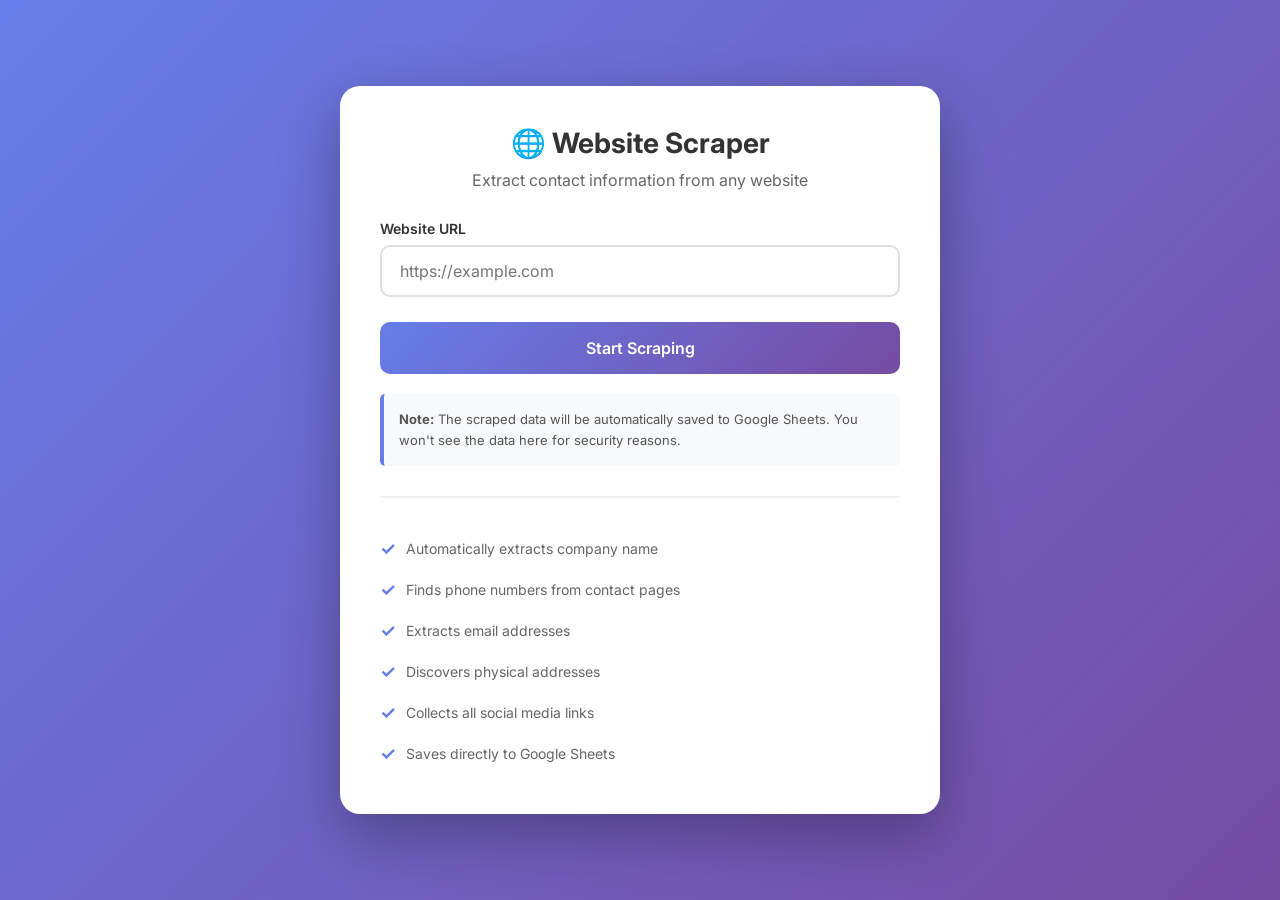
<file: templates/index.html>
<!DOCTYPE html>
<html lang="en">
<head>
    <meta charset="UTF-8">
    <meta name="viewport" content="width=device-width, initial-scale=1.0">
    <title>Website Scraper - Lead Generation Tool</title>
    <link rel="preconnect" href="https://fonts.googleapis.com">
    <link rel="preconnect" href="https://fonts.gstatic.com" crossorigin>
    <link href="https://fonts.googleapis.com/css2?family=Inter:wght@400;500;600;700&display=swap" rel="stylesheet">
    <style>
        * {
            margin: 0;
            padding: 0;
            box-sizing: border-box;
        }

        body {
            font-family: 'Inter', sans-serif;
            background: linear-gradient(135deg, #667eea 0%, #764ba2 100%);
            min-height: 100vh;
            display: flex;
            align-items: center;
            justify-content: center;
            padding: 20px;
        }

        .container {
            background: white;
            border-radius: 20px;
            box-shadow: 0 20px 60px rgba(0, 0, 0, 0.3);
            max-width: 600px;
            width: 100%;
            padding: 40px;
        }

        h1 {
            color: #333;
            font-size: 28px;
            font-weight: 700;
            margin-bottom: 10px;
            text-align: center;
        }

        .subtitle {
            color: #666;
            font-size: 16px;
            text-align: center;
            margin-bottom: 30px;
        }

        .form-group {
            margin-bottom: 25px;
        }

        label {
            display: block;
            color: #333;
            font-weight: 600;
            margin-bottom: 8px;
            font-size: 14px;
        }

        input[type="text"] {
            width: 100%;
            padding: 14px 18px;
            border: 2px solid #e0e0e0;
            border-radius: 10px;
            font-size: 16px;
            transition: all 0.3s ease;
            font-family: 'Inter', sans-serif;
        }

        input[type="text"]:focus {
            outline: none;
            border-color: #667eea;
            box-shadow: 0 0 0 3px rgba(102, 126, 234, 0.1);
        }

        .btn {
            width: 100%;
            padding: 16px;
            background: linear-gradient(135deg, #667eea 0%, #764ba2 100%);
            color: white;
            border: none;
            border-radius: 10px;
            font-size: 16px;
            font-weight: 600;
            cursor: pointer;
            transition: all 0.3s ease;
            font-family: 'Inter', sans-serif;
        }

        .btn:hover {
            transform: translateY(-2px);
            box-shadow: 0 10px 25px rgba(102, 126, 234, 0.4);
        }

        .btn:disabled {
            background: #ccc;
            cursor: not-allowed;
            transform: none;
        }

        .status-container {
            margin-top: 25px;
            padding: 20px;
            border-radius: 10px;
            display: none;
        }

        .status-container.show {
            display: block;
        }

        .status-processing {
            background: #fff3cd;
            border: 2px solid #ffc107;
        }

        .status-success {
            background: #d4edda;
            border: 2px solid #28a745;
        }

        .status-error {
            background: #f8d7da;
            border: 2px solid #dc3545;
        }

        .status-message {
            color: #333;
            font-size: 15px;
            text-align: center;
            margin: 0;
        }

        .loader {
            border: 3px solid #f3f3f3;
            border-top: 3px solid #667eea;
            border-radius: 50%;
            width: 40px;
            height: 40px;
            animation: spin 1s linear infinite;
            margin: 20px auto;
        }

        @keyframes spin {
            0% { transform: rotate(0deg); }
            100% { transform: rotate(360deg); }
        }

        .features {
            margin-top: 30px;
            padding-top: 30px;
            border-top: 2px solid #f0f0f0;
        }

        .feature-list {
            list-style: none;
            padding: 0;
        }

        .feature-list li {
            padding: 10px 0;
            color: #666;
            font-size: 14px;
            display: flex;
            align-items: center;
        }

        .feature-list li:before {
            content: "✓";
            color: #667eea;
            font-weight: bold;
            margin-right: 10px;
            font-size: 18px;
        }

        .info-box {
            background: #f8f9fa;
            border-left: 4px solid #667eea;
            padding: 15px;
            border-radius: 5px;
            margin-top: 20px;
        }

        .info-box p {
            color: #555;
            font-size: 13px;
            margin: 0;
            line-height: 1.6;
        }
    </style>
</head>
<body>
    <div class="container">
        <h1>🌐 Website Scraper</h1>
        <p class="subtitle">Extract contact information from any website</p>

        <form id="scraperForm">
            <div class="form-group">
                <label for="websiteUrl">Website URL</label>
                <input
                    type="text"
                    id="websiteUrl"
                    name="websiteUrl"
                    placeholder="https://example.com"
                    required
                >
            </div>

            <button type="submit" class="btn" id="submitBtn">
                Start Scraping
            </button>
        </form>

        <div id="statusContainer" class="status-container">
            <div id="loader" class="loader" style="display: none;"></div>
            <p id="statusMessage" class="status-message"></p>
        </div>

        <div class="info-box">
            <p><strong>Note:</strong> The scraped data will be automatically saved to Google Sheets. You won't see the data here for security reasons.</p>
        </div>

        <div class="features">
            <ul class="feature-list">
                <li>Automatically extracts company name</li>
                <li>Finds phone numbers from contact pages</li>
                <li>Extracts email addresses</li>
                <li>Discovers physical addresses</li>
                <li>Collects all social media links</li>
                <li>Saves directly to Google Sheets</li>
            </ul>
        </div>
    </div>

    <script>
        const form = document.getElementById('scraperForm');
        const submitBtn = document.getElementById('submitBtn');
        const statusContainer = document.getElementById('statusContainer');
        const statusMessage = document.getElementById('statusMessage');
        const loader = document.getElementById('loader');
        const urlInput = document.getElementById('websiteUrl');

        form.addEventListener('submit', async (e) => {
            e.preventDefault();

            const url = urlInput.value.trim();

            if (!url) {
                showStatus('error', 'Please enter a valid URL');
                return;
            }

            // Disable submit button
            submitBtn.disabled = true;
            submitBtn.textContent = 'Processing...';

            // Show processing status
            showStatus('processing', 'Starting to scrape the website...');
            loader.style.display = 'block';

            try {
                // Start scraping
                const response = await fetch('/api/scrape', {
                    method: 'POST',
                    headers: {
                        'Content-Type': 'application/json',
                    },
                    body: JSON.stringify({ url: url })
                });

                const data = await response.json();

                if (response.ok) {
                    const jobId = data.job_id;
                    checkStatus(jobId);
                } else {
                    showStatus('error', data.error || 'Failed to start scraping');
                    resetForm();
                }

            } catch (error) {
                showStatus('error', 'Network error: ' + error.message);
                resetForm();
            }
        });

        async function checkStatus(jobId) {
            try {
                const response = await fetch(`/api/status/${jobId}`);
                const data = await response.json();

                if (data.status === 'processing') {
                    showStatus('processing', data.message);
                    setTimeout(() => checkStatus(jobId), 2000);
                } else if (data.status === 'completed') {
                    loader.style.display = 'none';
                    showStatus('success', data.message + ' ✓');
                    resetForm();
                    urlInput.value = '';
                } else if (data.status === 'error') {
                    loader.style.display = 'none';
                    showStatus('error', data.message);
                    resetForm();
                }

            } catch (error) {
                loader.style.display = 'none';
                showStatus('error', 'Failed to check status');
                resetForm();
            }
        }

        function showStatus(type, message) {
            statusContainer.className = 'status-container show status-' + type;
            statusMessage.textContent = message;
        }

        function resetForm() {
            submitBtn.disabled = false;
            submitBtn.textContent = 'Start Scraping';
        }
    </script>
</body>
</html>
</file>
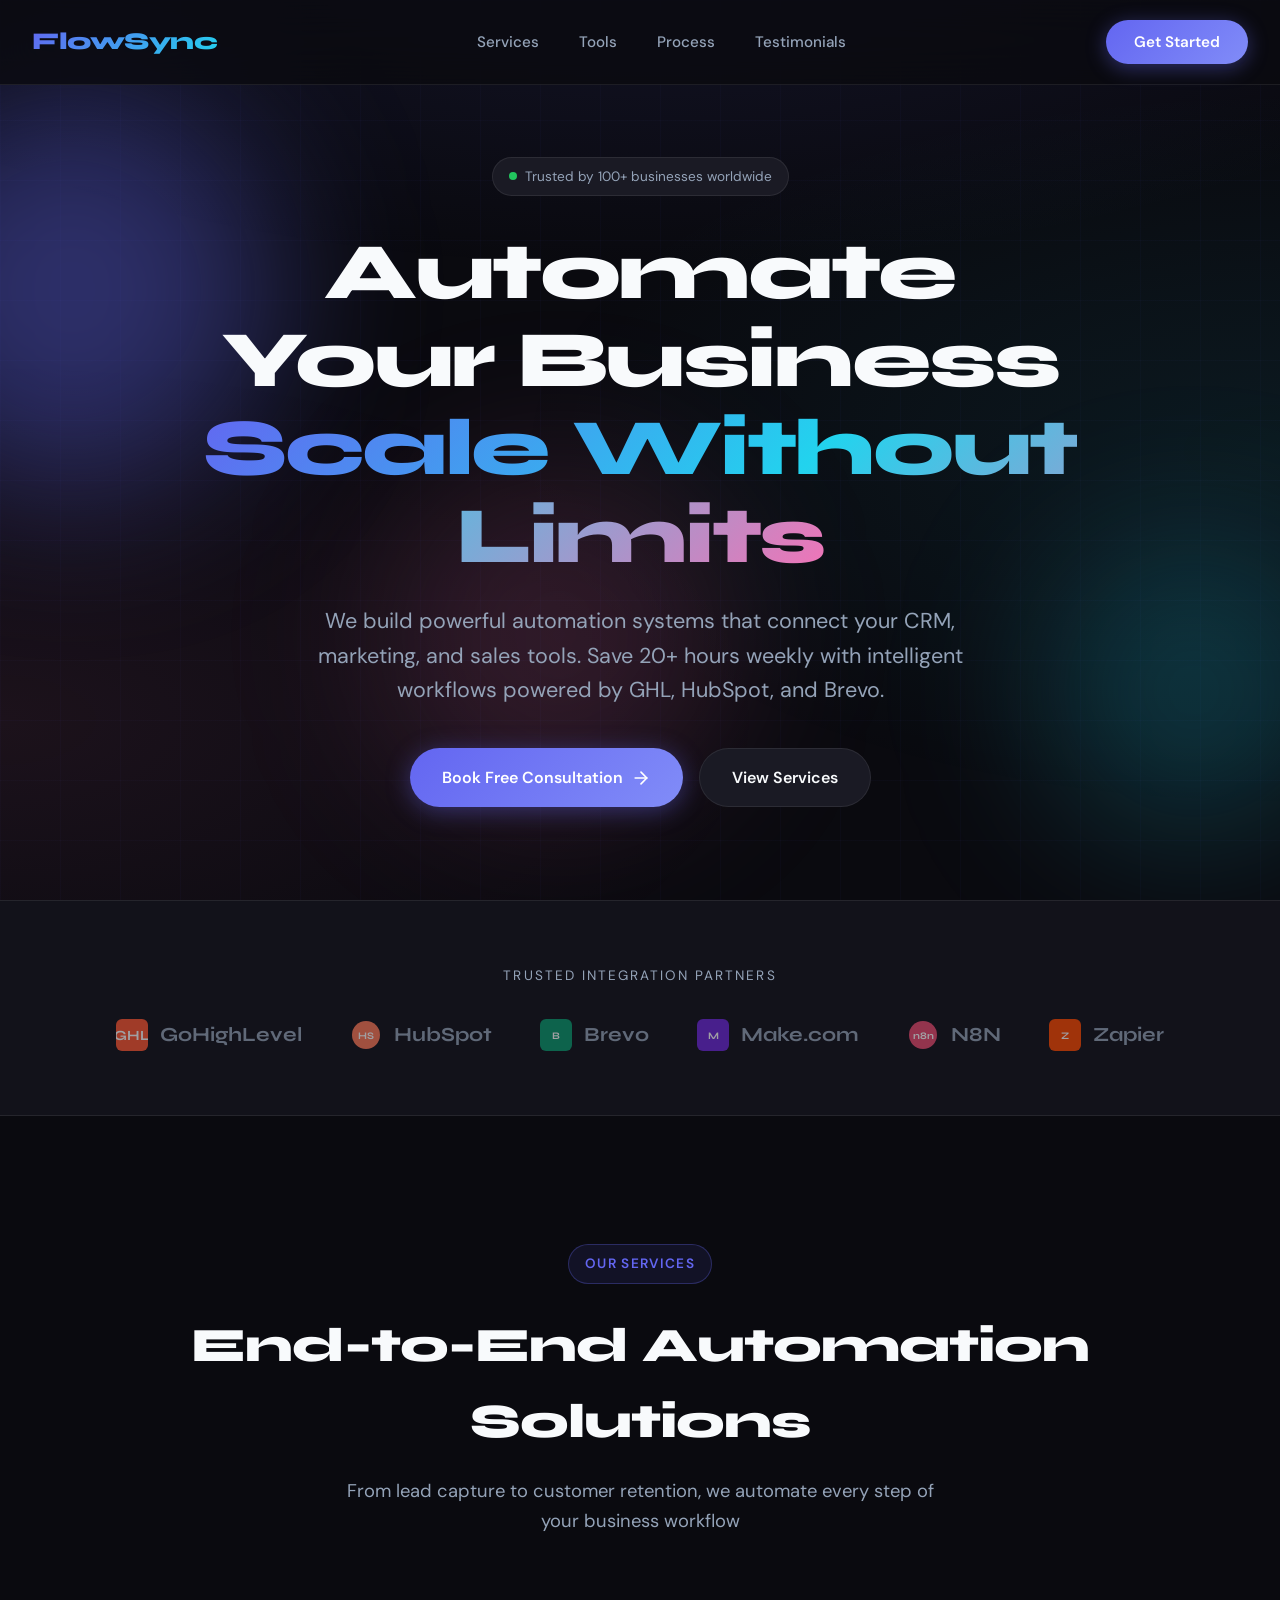
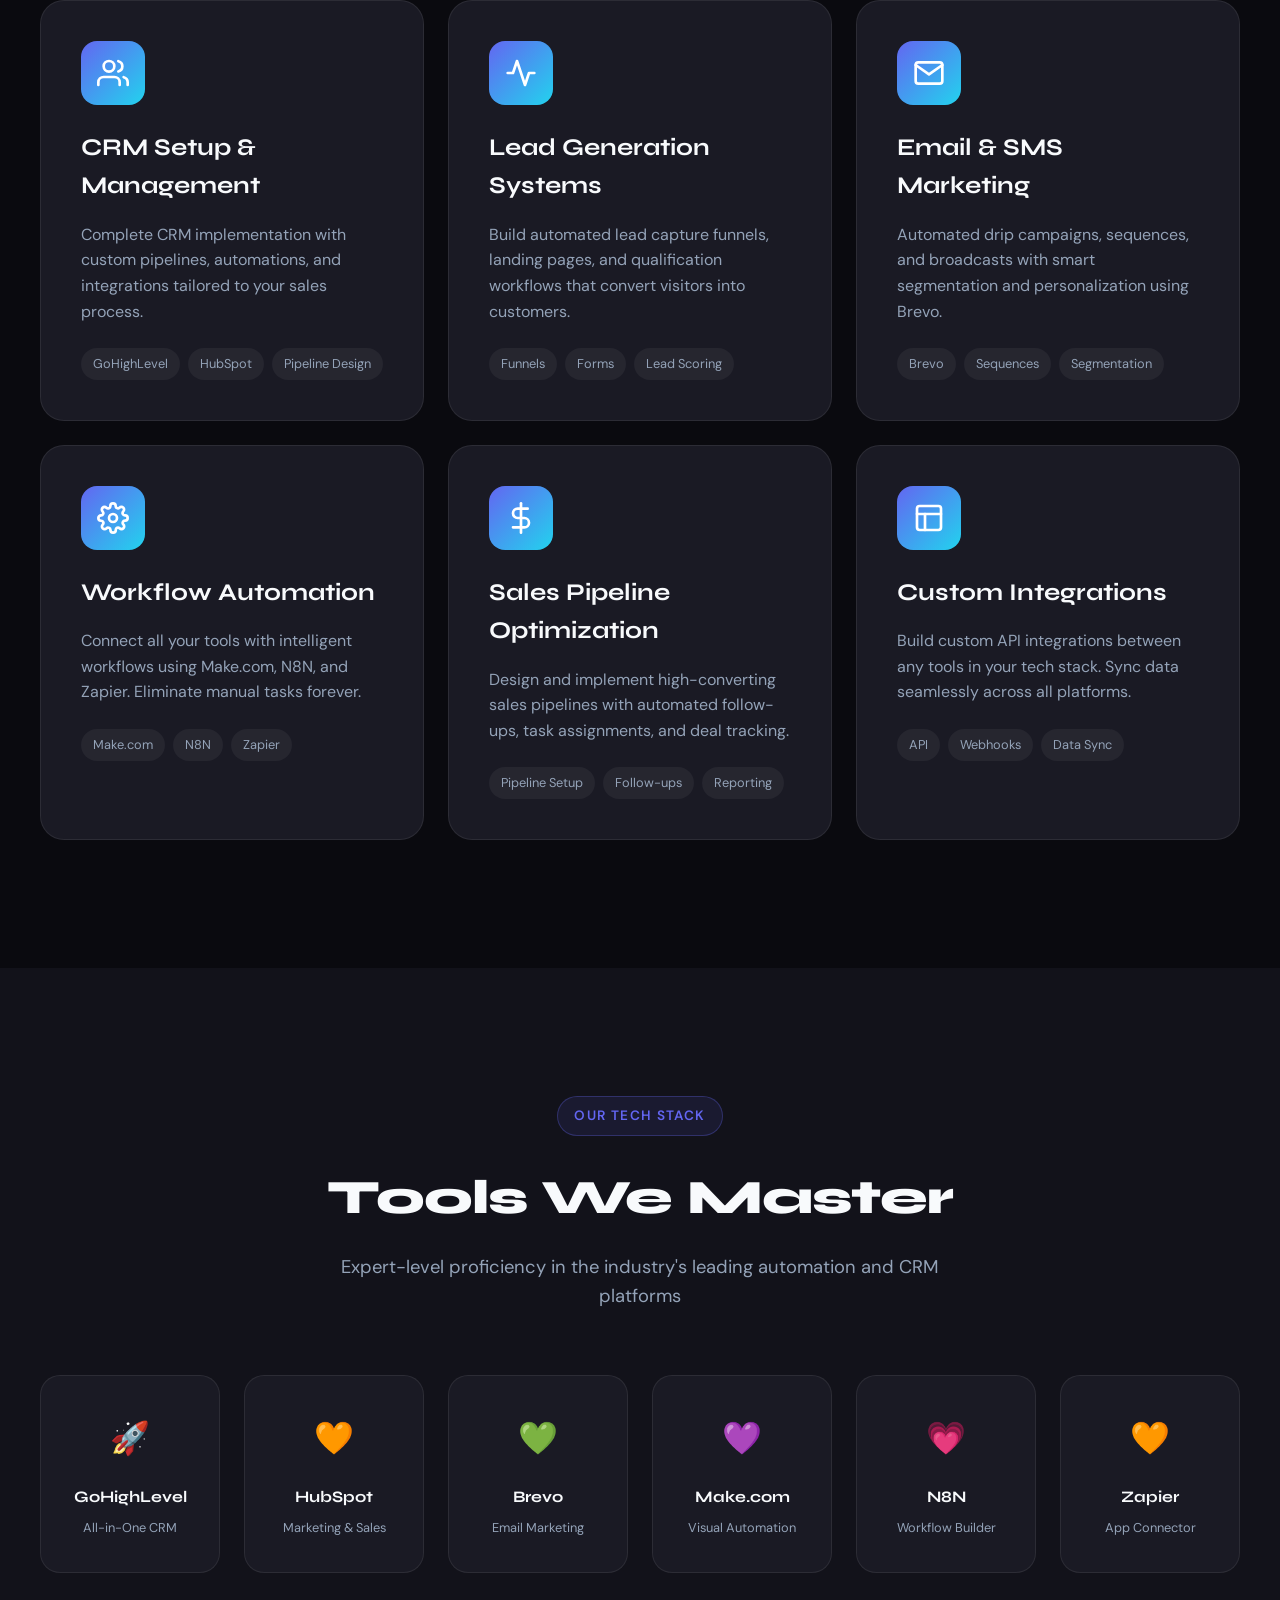
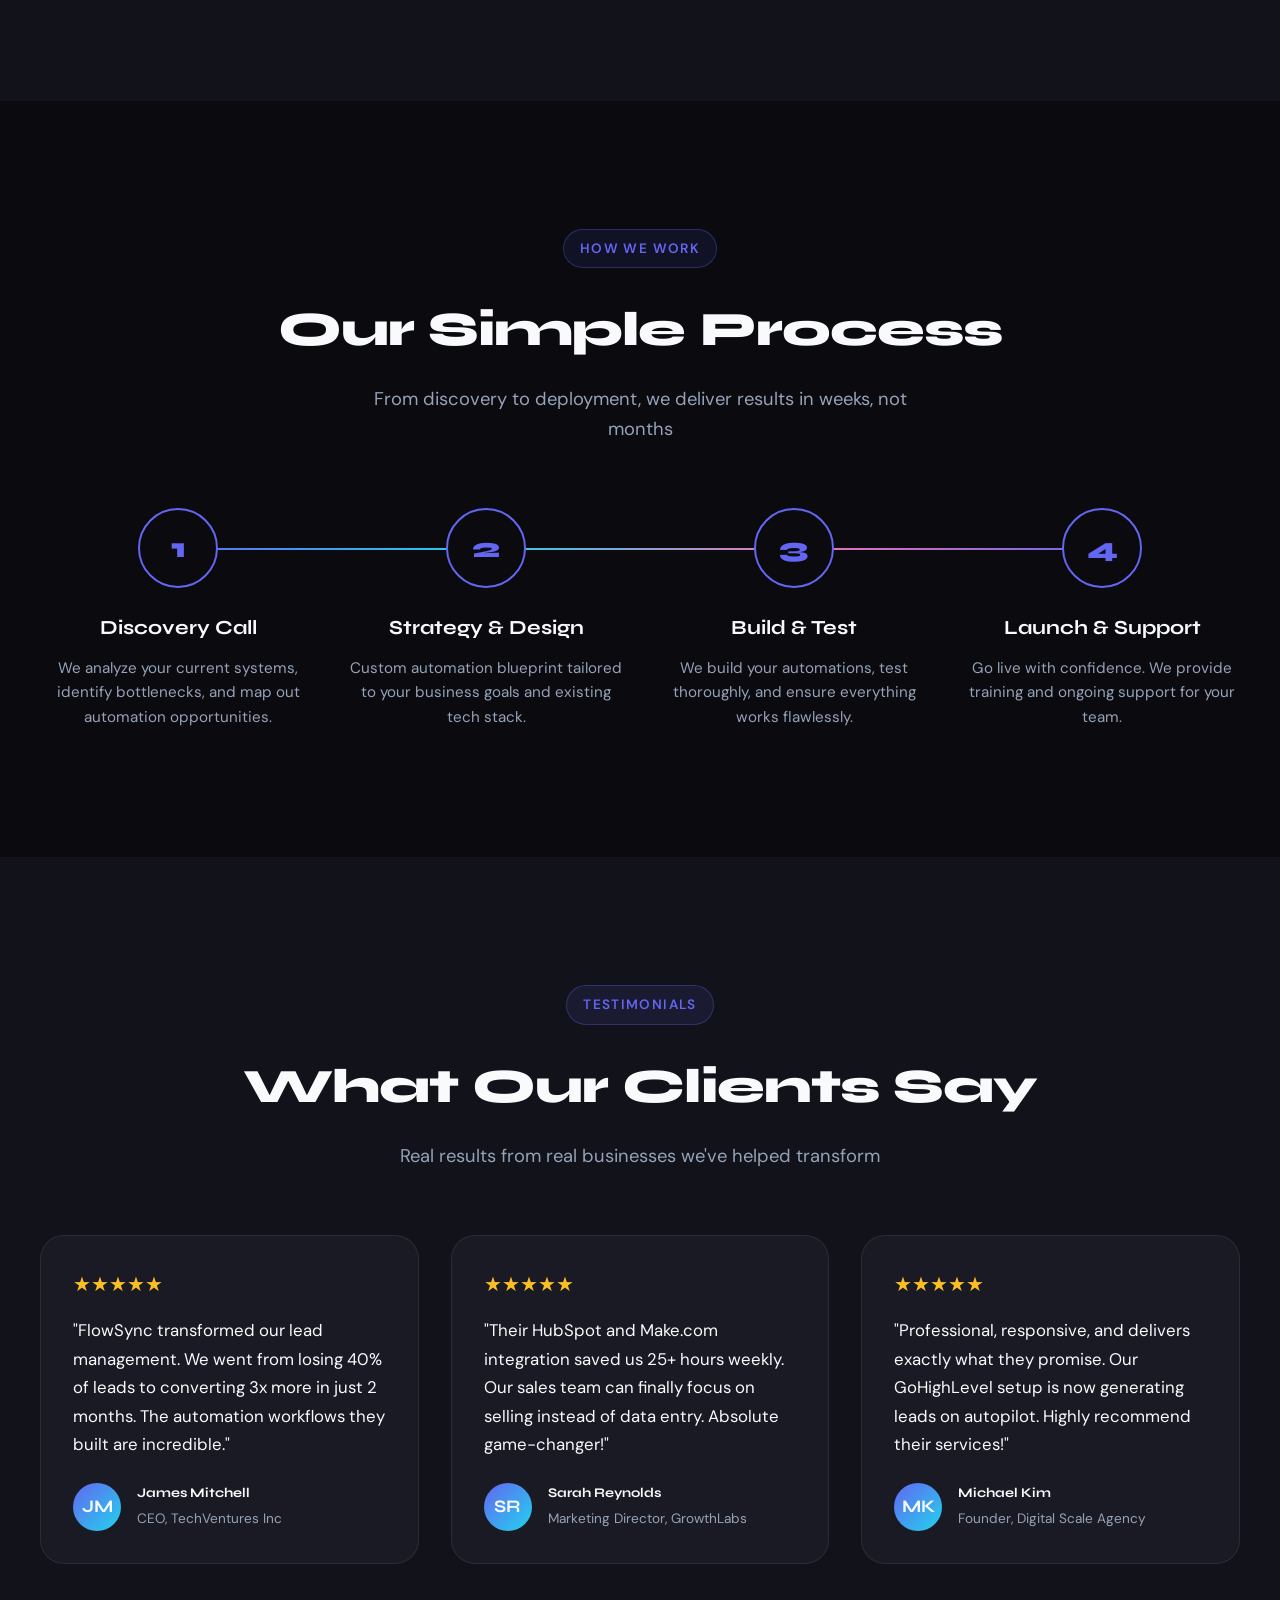
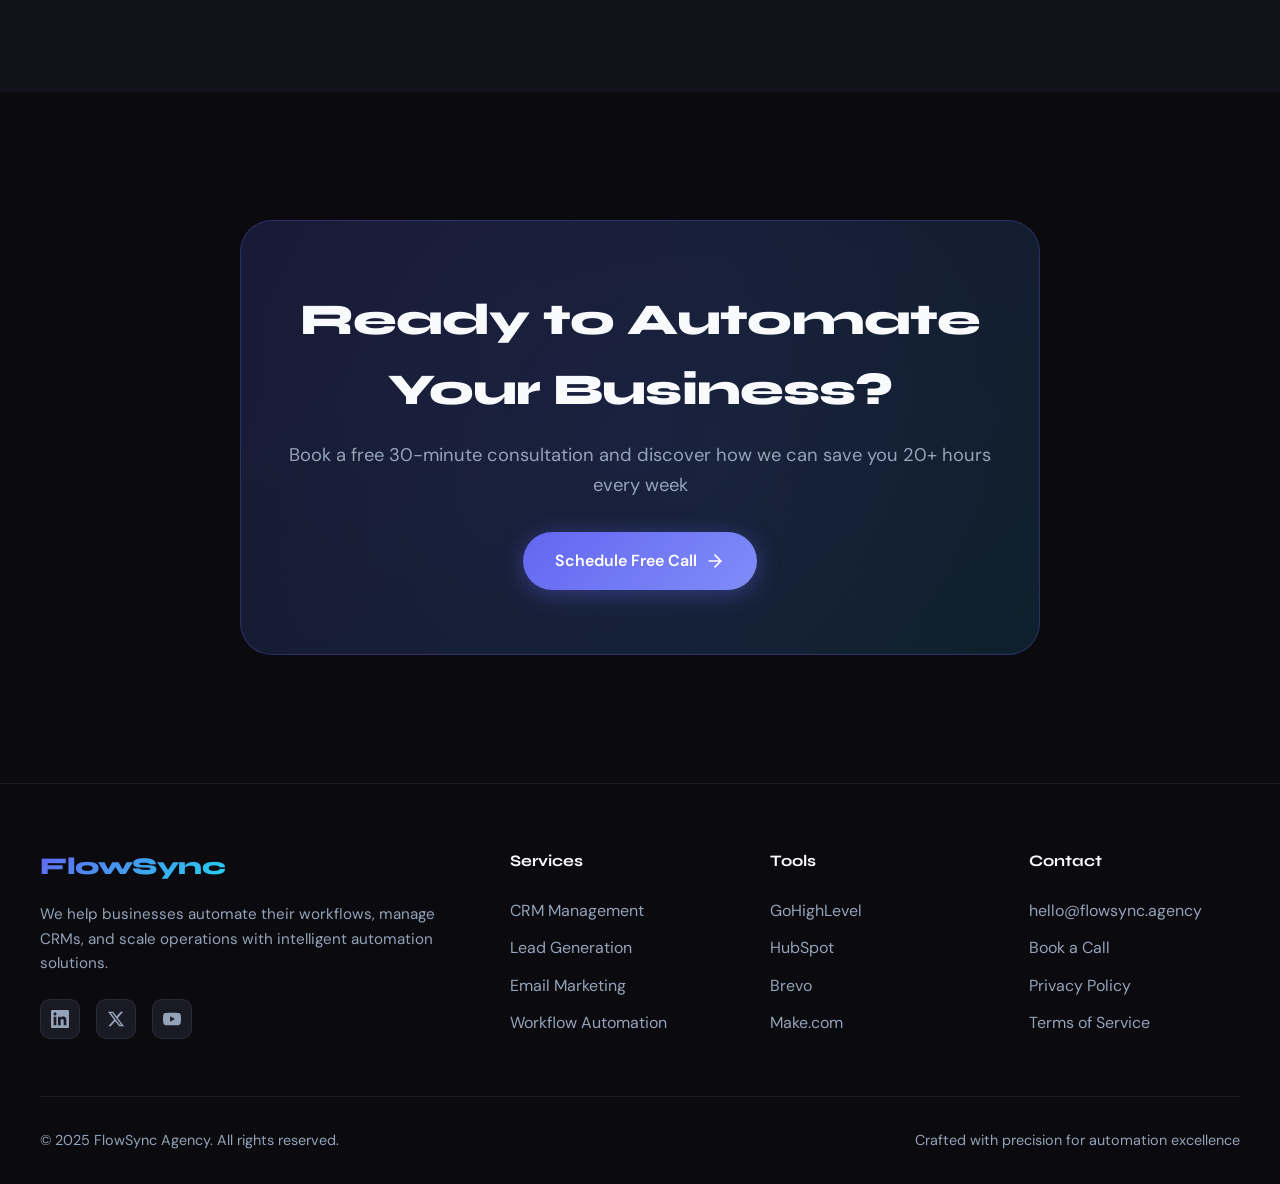
<file: agency-website.html>
<!DOCTYPE html>
<html lang="en">
<head>
    <meta charset="UTF-8">
    <meta name="viewport" content="width=device-width, initial-scale=1.0">
    <title>FlowSync Agency | Automation & CRM Experts</title>
    <link rel="preconnect" href="https://fonts.googleapis.com">
    <link rel="preconnect" href="https://fonts.gstatic.com" crossorigin>
    <link href="https://fonts.googleapis.com/css2?family=Syne:wght@400;500;600;700;800&family=DM+Sans:ital,wght@0,400;0,500;0,600;1,400&display=swap" rel="stylesheet">
    <style>
        :root {
            --color-bg: #0a0a0f;
            --color-bg-elevated: #12121a;
            --color-bg-card: #1a1a24;
            --color-primary: #6366f1;
            --color-primary-glow: rgba(99, 102, 241, 0.4);
            --color-secondary: #22d3ee;
            --color-accent: #f472b6;
            --color-text: #f8fafc;
            --color-text-muted: #94a3b8;
            --color-border: rgba(255, 255, 255, 0.08);
            --font-display: 'Syne', sans-serif;
            --font-body: 'DM Sans', sans-serif;
            --ease-out-expo: cubic-bezier(0.16, 1, 0.3, 1);
            --ease-out-back: cubic-bezier(0.34, 1.56, 0.64, 1);
        }

        * {
            margin: 0;
            padding: 0;
            box-sizing: border-box;
        }

        html {
            scroll-behavior: smooth;
        }

        body {
            font-family: var(--font-body);
            background: var(--color-bg);
            color: var(--color-text);
            line-height: 1.6;
            overflow-x: hidden;
        }

        /* Animated Background */
        .bg-grid {
            position: fixed;
            inset: 0;
            background-image: 
                linear-gradient(rgba(99, 102, 241, 0.03) 1px, transparent 1px),
                linear-gradient(90deg, rgba(99, 102, 241, 0.03) 1px, transparent 1px);
            background-size: 60px 60px;
            pointer-events: none;
            z-index: 0;
        }

        .bg-gradient {
            position: fixed;
            inset: 0;
            background: 
                radial-gradient(ellipse 80% 50% at 50% -20%, rgba(99, 102, 241, 0.15), transparent),
                radial-gradient(ellipse 60% 40% at 100% 50%, rgba(34, 211, 238, 0.08), transparent),
                radial-gradient(ellipse 60% 40% at 0% 80%, rgba(244, 114, 182, 0.08), transparent);
            pointer-events: none;
            z-index: 0;
        }

        /* Floating Orbs */
        .orb {
            position: fixed;
            border-radius: 50%;
            filter: blur(80px);
            pointer-events: none;
            z-index: 0;
            animation: float 20s ease-in-out infinite;
        }

        .orb-1 {
            width: 400px;
            height: 400px;
            background: var(--color-primary-glow);
            top: 10%;
            left: -10%;
            animation-delay: 0s;
        }

        .orb-2 {
            width: 300px;
            height: 300px;
            background: rgba(34, 211, 238, 0.2);
            top: 60%;
            right: -5%;
            animation-delay: -7s;
        }

        .orb-3 {
            width: 350px;
            height: 350px;
            background: rgba(244, 114, 182, 0.15);
            bottom: 10%;
            left: 30%;
            animation-delay: -14s;
        }

        @keyframes float {
            0%, 100% { transform: translate(0, 0) scale(1); }
            25% { transform: translate(30px, -30px) scale(1.05); }
            50% { transform: translate(-20px, 20px) scale(0.95); }
            75% { transform: translate(20px, 30px) scale(1.02); }
        }

        /* Navigation */
        nav {
            position: fixed;
            top: 0;
            left: 0;
            right: 0;
            z-index: 100;
            padding: 1.25rem 2rem;
            background: rgba(10, 10, 15, 0.8);
            backdrop-filter: blur(20px);
            border-bottom: 1px solid var(--color-border);
            animation: slideDown 0.8s var(--ease-out-expo) forwards;
        }

        @keyframes slideDown {
            from { opacity: 0; transform: translateY(-100%); }
            to { opacity: 1; transform: translateY(0); }
        }

        .nav-container {
            max-width: 1400px;
            margin: 0 auto;
            display: flex;
            justify-content: space-between;
            align-items: center;
        }

        .logo {
            font-family: var(--font-display);
            font-size: 1.5rem;
            font-weight: 800;
            background: linear-gradient(135deg, var(--color-primary), var(--color-secondary));
            -webkit-background-clip: text;
            -webkit-text-fill-color: transparent;
            background-clip: text;
            letter-spacing: -0.02em;
        }

        .nav-links {
            display: flex;
            gap: 2.5rem;
            list-style: none;
        }

        .nav-links a {
            color: var(--color-text-muted);
            text-decoration: none;
            font-size: 0.95rem;
            font-weight: 500;
            transition: color 0.3s ease;
            position: relative;
        }

        .nav-links a::after {
            content: '';
            position: absolute;
            bottom: -4px;
            left: 0;
            width: 0;
            height: 2px;
            background: linear-gradient(90deg, var(--color-primary), var(--color-secondary));
            transition: width 0.3s var(--ease-out-expo);
        }

        .nav-links a:hover {
            color: var(--color-text);
        }

        .nav-links a:hover::after {
            width: 100%;
        }

        .nav-cta {
            padding: 0.75rem 1.75rem;
            background: linear-gradient(135deg, var(--color-primary), #818cf8);
            border: none;
            border-radius: 50px;
            color: white;
            font-family: var(--font-body);
            font-size: 0.95rem;
            font-weight: 600;
            cursor: pointer;
            transition: all 0.3s var(--ease-out-back);
            box-shadow: 0 4px 20px var(--color-primary-glow);
        }

        .nav-cta:hover {
            transform: translateY(-2px) scale(1.02);
            box-shadow: 0 8px 30px var(--color-primary-glow);
        }

        .mobile-menu-btn {
            display: none;
            flex-direction: column;
            gap: 5px;
            background: none;
            border: none;
            cursor: pointer;
            padding: 5px;
        }

        .mobile-menu-btn span {
            width: 25px;
            height: 2px;
            background: var(--color-text);
            transition: all 0.3s ease;
        }

        /* Main Content */
        main {
            position: relative;
            z-index: 1;
        }

        /* Hero Section */
        .hero {
            min-height: 100vh;
            display: flex;
            align-items: center;
            justify-content: center;
            padding: 8rem 2rem 4rem;
            text-align: center;
        }

        .hero-content {
            max-width: 900px;
        }

        .hero-badge {
            display: inline-flex;
            align-items: center;
            gap: 0.5rem;
            padding: 0.5rem 1rem;
            background: var(--color-bg-card);
            border: 1px solid var(--color-border);
            border-radius: 50px;
            font-size: 0.85rem;
            color: var(--color-text-muted);
            margin-bottom: 2rem;
            opacity: 0;
            animation: fadeInUp 0.8s var(--ease-out-expo) 0.2s forwards;
        }

        .hero-badge::before {
            content: '';
            width: 8px;
            height: 8px;
            background: #22c55e;
            border-radius: 50%;
            animation: pulse 2s ease-in-out infinite;
        }

        @keyframes pulse {
            0%, 100% { opacity: 1; transform: scale(1); }
            50% { opacity: 0.5; transform: scale(1.2); }
        }

        .hero h1 {
            font-family: var(--font-display);
            font-size: clamp(2.5rem, 7vw, 5rem);
            font-weight: 800;
            line-height: 1.1;
            letter-spacing: -0.03em;
            margin-bottom: 1.5rem;
            opacity: 0;
            animation: fadeInUp 0.8s var(--ease-out-expo) 0.4s forwards;
        }

        .hero h1 .gradient-text {
            background: linear-gradient(135deg, var(--color-primary), var(--color-secondary), var(--color-accent));
            -webkit-background-clip: text;
            -webkit-text-fill-color: transparent;
            background-clip: text;
        }

        .hero p {
            font-size: clamp(1.1rem, 2vw, 1.35rem);
            color: var(--color-text-muted);
            max-width: 650px;
            margin: 0 auto 2.5rem;
            opacity: 0;
            animation: fadeInUp 0.8s var(--ease-out-expo) 0.6s forwards;
        }

        .hero-buttons {
            display: flex;
            gap: 1rem;
            justify-content: center;
            flex-wrap: wrap;
            opacity: 0;
            animation: fadeInUp 0.8s var(--ease-out-expo) 0.8s forwards;
        }

        @keyframes fadeInUp {
            from { opacity: 0; transform: translateY(30px); }
            to { opacity: 1; transform: translateY(0); }
        }

        .btn {
            display: inline-flex;
            align-items: center;
            gap: 0.5rem;
            padding: 1rem 2rem;
            border-radius: 50px;
            font-family: var(--font-body);
            font-size: 1rem;
            font-weight: 600;
            text-decoration: none;
            cursor: pointer;
            transition: all 0.3s var(--ease-out-back);
            border: none;
        }

        .btn-primary {
            background: linear-gradient(135deg, var(--color-primary), #818cf8);
            color: white;
            box-shadow: 0 4px 25px var(--color-primary-glow);
        }

        .btn-primary:hover {
            transform: translateY(-3px) scale(1.02);
            box-shadow: 0 12px 40px var(--color-primary-glow);
        }

        .btn-secondary {
            background: var(--color-bg-card);
            color: var(--color-text);
            border: 1px solid var(--color-border);
        }

        .btn-secondary:hover {
            transform: translateY(-3px);
            background: var(--color-bg-elevated);
            border-color: var(--color-primary);
        }

        .btn svg {
            width: 20px;
            height: 20px;
            transition: transform 0.3s ease;
        }

        .btn:hover svg {
            transform: translateX(4px);
        }

        /* Logos Strip */
        .logos-section {
            padding: 4rem 2rem;
            border-top: 1px solid var(--color-border);
            border-bottom: 1px solid var(--color-border);
            background: var(--color-bg-elevated);
        }

        .logos-container {
            max-width: 1200px;
            margin: 0 auto;
            text-align: center;
        }

        .logos-title {
            font-size: 0.85rem;
            text-transform: uppercase;
            letter-spacing: 0.15em;
            color: var(--color-text-muted);
            margin-bottom: 2rem;
        }

        .logos-grid {
            display: flex;
            justify-content: center;
            align-items: center;
            flex-wrap: wrap;
            gap: 3rem;
        }

        .logo-item {
            display: flex;
            align-items: center;
            gap: 0.75rem;
            font-family: var(--font-display);
            font-size: 1.25rem;
            font-weight: 700;
            color: var(--color-text-muted);
            opacity: 0.6;
            transition: all 0.3s ease;
        }

        .logo-item:hover {
            opacity: 1;
            color: var(--color-text);
        }

        .logo-item svg {
            width: 32px;
            height: 32px;
        }

        /* Services Section */
        .services {
            padding: 8rem 2rem;
        }

        .section-container {
            max-width: 1200px;
            margin: 0 auto;
        }

        .section-header {
            text-align: center;
            margin-bottom: 4rem;
        }

        .section-tag {
            display: inline-block;
            padding: 0.5rem 1rem;
            background: rgba(99, 102, 241, 0.1);
            border: 1px solid rgba(99, 102, 241, 0.3);
            border-radius: 50px;
            font-size: 0.85rem;
            font-weight: 600;
            color: var(--color-primary);
            text-transform: uppercase;
            letter-spacing: 0.1em;
            margin-bottom: 1.5rem;
        }

        .section-title {
            font-family: var(--font-display);
            font-size: clamp(2rem, 4vw, 3rem);
            font-weight: 800;
            letter-spacing: -0.02em;
            margin-bottom: 1rem;
        }

        .section-subtitle {
            font-size: 1.15rem;
            color: var(--color-text-muted);
            max-width: 600px;
            margin: 0 auto;
        }

        .services-grid {
            display: grid;
            grid-template-columns: repeat(auto-fit, minmax(350px, 1fr));
            gap: 1.5rem;
        }

        .service-card {
            background: var(--color-bg-card);
            border: 1px solid var(--color-border);
            border-radius: 24px;
            padding: 2.5rem;
            position: relative;
            overflow: hidden;
            transition: all 0.4s var(--ease-out-expo);
        }

        .service-card::before {
            content: '';
            position: absolute;
            inset: 0;
            background: linear-gradient(135deg, rgba(99, 102, 241, 0.1), transparent);
            opacity: 0;
            transition: opacity 0.4s ease;
        }

        .service-card:hover {
            transform: translateY(-8px);
            border-color: rgba(99, 102, 241, 0.3);
            box-shadow: 0 20px 60px rgba(99, 102, 241, 0.15);
        }

        .service-card:hover::before {
            opacity: 1;
        }

        .service-icon {
            width: 64px;
            height: 64px;
            background: linear-gradient(135deg, var(--color-primary), var(--color-secondary));
            border-radius: 16px;
            display: flex;
            align-items: center;
            justify-content: center;
            margin-bottom: 1.5rem;
            position: relative;
            z-index: 1;
        }

        .service-icon svg {
            width: 32px;
            height: 32px;
            color: white;
        }

        .service-card h3 {
            font-family: var(--font-display);
            font-size: 1.5rem;
            font-weight: 700;
            margin-bottom: 1rem;
            position: relative;
            z-index: 1;
        }

        .service-card p {
            color: var(--color-text-muted);
            margin-bottom: 1.5rem;
            position: relative;
            z-index: 1;
        }

        .service-tags {
            display: flex;
            flex-wrap: wrap;
            gap: 0.5rem;
            position: relative;
            z-index: 1;
        }

        .service-tag {
            padding: 0.35rem 0.75rem;
            background: rgba(255, 255, 255, 0.05);
            border-radius: 50px;
            font-size: 0.8rem;
            color: var(--color-text-muted);
        }

        /* Tools Section */
        .tools {
            padding: 8rem 2rem;
            background: var(--color-bg-elevated);
        }

        .tools-grid {
            display: grid;
            grid-template-columns: repeat(6, 1fr);
            gap: 1.5rem;
            margin-top: 3rem;
        }

        .tool-card {
            background: var(--color-bg-card);
            border: 1px solid var(--color-border);
            border-radius: 20px;
            padding: 2rem 1.5rem;
            text-align: center;
            transition: all 0.4s var(--ease-out-expo);
            cursor: default;
        }

        .tool-card:hover {
            transform: translateY(-5px) scale(1.02);
            border-color: var(--color-primary);
            box-shadow: 0 15px 40px rgba(99, 102, 241, 0.1);
        }

        .tool-logo {
            width: 60px;
            height: 60px;
            margin: 0 auto 1rem;
            display: flex;
            align-items: center;
            justify-content: center;
            font-size: 2rem;
        }

        .tool-card h4 {
            font-family: var(--font-display);
            font-size: 1rem;
            font-weight: 700;
            margin-bottom: 0.25rem;
        }

        .tool-card span {
            font-size: 0.8rem;
            color: var(--color-text-muted);
        }

        /* Process Section */
        .process {
            padding: 8rem 2rem;
        }

        .process-steps {
            display: grid;
            grid-template-columns: repeat(4, 1fr);
            gap: 2rem;
            margin-top: 3rem;
            position: relative;
        }

        .process-steps::before {
            content: '';
            position: absolute;
            top: 40px;
            left: 10%;
            right: 10%;
            height: 2px;
            background: linear-gradient(90deg, var(--color-primary), var(--color-secondary), var(--color-accent), var(--color-primary));
            z-index: 0;
        }

        .step {
            text-align: center;
            position: relative;
            z-index: 1;
        }

        .step-number {
            width: 80px;
            height: 80px;
            background: var(--color-bg);
            border: 2px solid var(--color-primary);
            border-radius: 50%;
            display: flex;
            align-items: center;
            justify-content: center;
            margin: 0 auto 1.5rem;
            font-family: var(--font-display);
            font-size: 1.75rem;
            font-weight: 800;
            color: var(--color-primary);
            transition: all 0.3s ease;
        }

        .step:hover .step-number {
            background: var(--color-primary);
            color: white;
            transform: scale(1.1);
            box-shadow: 0 10px 30px var(--color-primary-glow);
        }

        .step h4 {
            font-family: var(--font-display);
            font-size: 1.25rem;
            font-weight: 700;
            margin-bottom: 0.75rem;
        }

        .step p {
            color: var(--color-text-muted);
            font-size: 0.95rem;
        }

        /* Testimonials */
        .testimonials {
            padding: 8rem 2rem;
            background: var(--color-bg-elevated);
        }

        .testimonials-grid {
            display: grid;
            grid-template-columns: repeat(3, 1fr);
            gap: 2rem;
            margin-top: 3rem;
        }

        .testimonial-card {
            background: var(--color-bg-card);
            border: 1px solid var(--color-border);
            border-radius: 24px;
            padding: 2rem;
            transition: all 0.3s ease;
        }

        .testimonial-card:hover {
            transform: translateY(-5px);
            border-color: rgba(99, 102, 241, 0.3);
        }

        .testimonial-stars {
            color: #fbbf24;
            font-size: 1.25rem;
            margin-bottom: 1rem;
        }

        .testimonial-card blockquote {
            font-size: 1.05rem;
            line-height: 1.7;
            margin-bottom: 1.5rem;
            color: var(--color-text);
        }

        .testimonial-author {
            display: flex;
            align-items: center;
            gap: 1rem;
        }

        .author-avatar {
            width: 48px;
            height: 48px;
            background: linear-gradient(135deg, var(--color-primary), var(--color-secondary));
            border-radius: 50%;
            display: flex;
            align-items: center;
            justify-content: center;
            font-family: var(--font-display);
            font-weight: 700;
            font-size: 1.1rem;
        }

        .author-info h5 {
            font-family: var(--font-display);
            font-weight: 700;
        }

        .author-info span {
            font-size: 0.85rem;
            color: var(--color-text-muted);
        }

        /* CTA Section */
        .cta {
            padding: 8rem 2rem;
            text-align: center;
            position: relative;
        }

        .cta-container {
            max-width: 800px;
            margin: 0 auto;
            background: linear-gradient(135deg, rgba(99, 102, 241, 0.15), rgba(34, 211, 238, 0.1));
            border: 1px solid rgba(99, 102, 241, 0.3);
            border-radius: 32px;
            padding: 4rem 3rem;
            position: relative;
            overflow: hidden;
        }

        .cta-container::before {
            content: '';
            position: absolute;
            top: -50%;
            left: -50%;
            width: 200%;
            height: 200%;
            background: radial-gradient(circle, rgba(99, 102, 241, 0.1) 0%, transparent 70%);
            animation: rotateBg 20s linear infinite;
        }

        @keyframes rotateBg {
            from { transform: rotate(0deg); }
            to { transform: rotate(360deg); }
        }

        .cta h2 {
            font-family: var(--font-display);
            font-size: clamp(2rem, 4vw, 2.75rem);
            font-weight: 800;
            letter-spacing: -0.02em;
            margin-bottom: 1rem;
            position: relative;
            z-index: 1;
        }

        .cta p {
            font-size: 1.15rem;
            color: var(--color-text-muted);
            margin-bottom: 2rem;
            position: relative;
            z-index: 1;
        }

        .cta .btn-primary {
            position: relative;
            z-index: 1;
        }

        /* Footer */
        footer {
            padding: 4rem 2rem 2rem;
            border-top: 1px solid var(--color-border);
        }

        .footer-container {
            max-width: 1200px;
            margin: 0 auto;
        }

        .footer-grid {
            display: grid;
            grid-template-columns: 2fr 1fr 1fr 1fr;
            gap: 3rem;
            margin-bottom: 3rem;
        }

        .footer-brand .logo {
            margin-bottom: 1rem;
            display: inline-block;
        }

        .footer-brand p {
            color: var(--color-text-muted);
            font-size: 0.95rem;
            margin-bottom: 1.5rem;
        }

        .social-links {
            display: flex;
            gap: 1rem;
        }

        .social-links a {
            width: 40px;
            height: 40px;
            background: var(--color-bg-card);
            border: 1px solid var(--color-border);
            border-radius: 10px;
            display: flex;
            align-items: center;
            justify-content: center;
            color: var(--color-text-muted);
            transition: all 0.3s ease;
        }

        .social-links a:hover {
            background: var(--color-primary);
            border-color: var(--color-primary);
            color: white;
            transform: translateY(-3px);
        }

        .footer-links h4 {
            font-family: var(--font-display);
            font-weight: 700;
            margin-bottom: 1.5rem;
        }

        .footer-links ul {
            list-style: none;
        }

        .footer-links li {
            margin-bottom: 0.75rem;
        }

        .footer-links a {
            color: var(--color-text-muted);
            text-decoration: none;
            transition: color 0.3s ease;
        }

        .footer-links a:hover {
            color: var(--color-primary);
        }

        .footer-bottom {
            padding-top: 2rem;
            border-top: 1px solid var(--color-border);
            display: flex;
            justify-content: space-between;
            align-items: center;
            color: var(--color-text-muted);
            font-size: 0.9rem;
        }

        /* Mobile Menu */
        .mobile-menu {
            display: none;
            position: fixed;
            top: 0;
            left: 0;
            right: 0;
            bottom: 0;
            background: var(--color-bg);
            z-index: 99;
            padding: 6rem 2rem 2rem;
            opacity: 0;
            visibility: hidden;
            transition: all 0.3s ease;
        }

        .mobile-menu.active {
            opacity: 1;
            visibility: visible;
        }

        .mobile-menu ul {
            list-style: none;
        }

        .mobile-menu li {
            margin-bottom: 1.5rem;
        }

        .mobile-menu a {
            font-family: var(--font-display);
            font-size: 1.5rem;
            font-weight: 700;
            color: var(--color-text);
            text-decoration: none;
        }

        /* Scroll Animations */
        .reveal {
            opacity: 0;
            transform: translateY(40px);
            transition: all 0.8s var(--ease-out-expo);
        }

        .reveal.active {
            opacity: 1;
            transform: translateY(0);
        }

        /* Responsive Styles */
        @media (max-width: 1024px) {
            .tools-grid {
                grid-template-columns: repeat(3, 1fr);
            }

            .process-steps {
                grid-template-columns: repeat(2, 1fr);
            }

            .process-steps::before {
                display: none;
            }

            .testimonials-grid {
                grid-template-columns: repeat(2, 1fr);
            }

            .footer-grid {
                grid-template-columns: repeat(2, 1fr);
            }
        }

        @media (max-width: 768px) {
            .nav-links, .nav-cta {
                display: none;
            }

            .mobile-menu-btn {
                display: flex;
            }

            .mobile-menu {
                display: block;
            }

            .hero {
                padding: 7rem 1.5rem 3rem;
            }

            .services-grid {
                grid-template-columns: 1fr;
            }

            .tools-grid {
                grid-template-columns: repeat(2, 1fr);
            }

            .process-steps {
                grid-template-columns: 1fr;
                gap: 2.5rem;
            }

            .testimonials-grid {
                grid-template-columns: 1fr;
            }

            .footer-grid {
                grid-template-columns: 1fr;
                gap: 2rem;
            }

            .footer-bottom {
                flex-direction: column;
                gap: 1rem;
                text-align: center;
            }

            .cta-container {
                padding: 3rem 1.5rem;
            }
        }

        @media (max-width: 480px) {
            .hero-buttons {
                flex-direction: column;
            }

            .btn {
                width: 100%;
                justify-content: center;
            }

            .tools-grid {
                grid-template-columns: 1fr;
            }

            .logos-grid {
                gap: 2rem;
            }
        }
    </style>
</head>
<body>
    <!-- Background Elements -->
    <div class="bg-grid"></div>
    <div class="bg-gradient"></div>
    <div class="orb orb-1"></div>
    <div class="orb orb-2"></div>
    <div class="orb orb-3"></div>

    <!-- Navigation -->
    <nav>
        <div class="nav-container">
            <a href="#" class="logo">FlowSync</a>
            <ul class="nav-links">
                <li><a href="#services">Services</a></li>
                <li><a href="#tools">Tools</a></li>
                <li><a href="#process">Process</a></li>
                <li><a href="#testimonials">Testimonials</a></li>
            </ul>
            <button class="nav-cta" onclick="document.getElementById('contact').scrollIntoView({behavior: 'smooth'})">Get Started</button>
            <button class="mobile-menu-btn" onclick="toggleMobileMenu()">
                <span></span>
                <span></span>
                <span></span>
            </button>
        </div>
    </nav>

    <!-- Mobile Menu -->
    <div class="mobile-menu" id="mobileMenu">
        <ul>
            <li><a href="#services" onclick="toggleMobileMenu()">Services</a></li>
            <li><a href="#tools" onclick="toggleMobileMenu()">Tools</a></li>
            <li><a href="#process" onclick="toggleMobileMenu()">Process</a></li>
            <li><a href="#testimonials" onclick="toggleMobileMenu()">Testimonials</a></li>
            <li><a href="#contact" onclick="toggleMobileMenu()">Contact</a></li>
        </ul>
    </div>

    <main>
        <!-- Hero Section -->
        <section class="hero">
            <div class="hero-content">
                <div class="hero-badge">
                    <span>Trusted by 100+ businesses worldwide</span>
                </div>
                <h1>
                    Automate Your Business<br>
                    <span class="gradient-text">Scale Without Limits</span>
                </h1>
                <p>We build powerful automation systems that connect your CRM, marketing, and sales tools. Save 20+ hours weekly with intelligent workflows powered by GHL, HubSpot, and Brevo.</p>
                <div class="hero-buttons">
                    <a href="#contact" class="btn btn-primary">
                        Book Free Consultation
                        <svg xmlns="http://www.w3.org/2000/svg" viewBox="0 0 24 24" fill="none" stroke="currentColor" stroke-width="2" stroke-linecap="round" stroke-linejoin="round"><line x1="5" y1="12" x2="19" y2="12"></line><polyline points="12 5 19 12 12 19"></polyline></svg>
                    </a>
                    <a href="#services" class="btn btn-secondary">
                        View Services
                    </a>
                </div>
            </div>
        </section>

        <!-- Logos Section -->
        <section class="logos-section">
            <div class="logos-container">
                <p class="logos-title">Trusted Integration Partners</p>
                <div class="logos-grid">
                    <div class="logo-item">
                        <svg viewBox="0 0 32 32" fill="currentColor"><rect width="32" height="32" rx="6" fill="#FF5733"/><text x="50%" y="55%" dominant-baseline="middle" text-anchor="middle" font-size="14" fill="white" font-weight="bold">GHL</text></svg>
                        GoHighLevel
                    </div>
                    <div class="logo-item">
                        <svg viewBox="0 0 32 32" fill="currentColor"><circle cx="16" cy="16" r="14" fill="#FF7A59"/><text x="50%" y="55%" dominant-baseline="middle" text-anchor="middle" font-size="10" fill="white" font-weight="bold">HS</text></svg>
                        HubSpot
                    </div>
                    <div class="logo-item">
                        <svg viewBox="0 0 32 32" fill="currentColor"><rect width="32" height="32" rx="6" fill="#0B996E"/><text x="50%" y="55%" dominant-baseline="middle" text-anchor="middle" font-size="10" fill="white" font-weight="bold">B</text></svg>
                        Brevo
                    </div>
                    <div class="logo-item">
                        <svg viewBox="0 0 32 32" fill="currentColor"><rect width="32" height="32" rx="6" fill="#6D28D9"/><text x="50%" y="55%" dominant-baseline="middle" text-anchor="middle" font-size="10" fill="white" font-weight="bold">M</text></svg>
                        Make.com
                    </div>
                    <div class="logo-item">
                        <svg viewBox="0 0 32 32" fill="currentColor"><circle cx="16" cy="16" r="14" fill="#EA4B71"/><text x="50%" y="55%" dominant-baseline="middle" text-anchor="middle" font-size="10" fill="white" font-weight="bold">n8n</text></svg>
                        N8N
                    </div>
                    <div class="logo-item">
                        <svg viewBox="0 0 32 32" fill="currentColor"><rect width="32" height="32" rx="6" fill="#FF4A00"/><text x="50%" y="55%" dominant-baseline="middle" text-anchor="middle" font-size="10" fill="white" font-weight="bold">Z</text></svg>
                        Zapier
                    </div>
                </div>
            </div>
        </section>

        <!-- Services Section -->
        <section class="services" id="services">
            <div class="section-container">
                <div class="section-header reveal">
                    <span class="section-tag">Our Services</span>
                    <h2 class="section-title">End-to-End Automation Solutions</h2>
                    <p class="section-subtitle">From lead capture to customer retention, we automate every step of your business workflow</p>
                </div>
                <div class="services-grid">
                    <div class="service-card reveal">
                        <div class="service-icon">
                            <svg xmlns="http://www.w3.org/2000/svg" viewBox="0 0 24 24" fill="none" stroke="currentColor" stroke-width="2" stroke-linecap="round" stroke-linejoin="round"><path d="M17 21v-2a4 4 0 0 0-4-4H5a4 4 0 0 0-4 4v2"></path><circle cx="9" cy="7" r="4"></circle><path d="M23 21v-2a4 4 0 0 0-3-3.87"></path><path d="M16 3.13a4 4 0 0 1 0 7.75"></path></svg>
                        </div>
                        <h3>CRM Setup & Management</h3>
                        <p>Complete CRM implementation with custom pipelines, automations, and integrations tailored to your sales process.</p>
                        <div class="service-tags">
                            <span class="service-tag">GoHighLevel</span>
                            <span class="service-tag">HubSpot</span>
                            <span class="service-tag">Pipeline Design</span>
                        </div>
                    </div>
                    <div class="service-card reveal">
                        <div class="service-icon">
                            <svg xmlns="http://www.w3.org/2000/svg" viewBox="0 0 24 24" fill="none" stroke="currentColor" stroke-width="2" stroke-linecap="round" stroke-linejoin="round"><polyline points="22 12 18 12 15 21 9 3 6 12 2 12"></polyline></svg>
                        </div>
                        <h3>Lead Generation Systems</h3>
                        <p>Build automated lead capture funnels, landing pages, and qualification workflows that convert visitors into customers.</p>
                        <div class="service-tags">
                            <span class="service-tag">Funnels</span>
                            <span class="service-tag">Forms</span>
                            <span class="service-tag">Lead Scoring</span>
                        </div>
                    </div>
                    <div class="service-card reveal">
                        <div class="service-icon">
                            <svg xmlns="http://www.w3.org/2000/svg" viewBox="0 0 24 24" fill="none" stroke="currentColor" stroke-width="2" stroke-linecap="round" stroke-linejoin="round"><path d="M4 4h16c1.1 0 2 .9 2 2v12c0 1.1-.9 2-2 2H4c-1.1 0-2-.9-2-2V6c0-1.1.9-2 2-2z"></path><polyline points="22,6 12,13 2,6"></polyline></svg>
                        </div>
                        <h3>Email & SMS Marketing</h3>
                        <p>Automated drip campaigns, sequences, and broadcasts with smart segmentation and personalization using Brevo.</p>
                        <div class="service-tags">
                            <span class="service-tag">Brevo</span>
                            <span class="service-tag">Sequences</span>
                            <span class="service-tag">Segmentation</span>
                        </div>
                    </div>
                    <div class="service-card reveal">
                        <div class="service-icon">
                            <svg xmlns="http://www.w3.org/2000/svg" viewBox="0 0 24 24" fill="none" stroke="currentColor" stroke-width="2" stroke-linecap="round" stroke-linejoin="round"><circle cx="12" cy="12" r="3"></circle><path d="M19.4 15a1.65 1.65 0 0 0 .33 1.82l.06.06a2 2 0 0 1 0 2.83 2 2 0 0 1-2.83 0l-.06-.06a1.65 1.65 0 0 0-1.82-.33 1.65 1.65 0 0 0-1 1.51V21a2 2 0 0 1-2 2 2 2 0 0 1-2-2v-.09A1.65 1.65 0 0 0 9 19.4a1.65 1.65 0 0 0-1.82.33l-.06.06a2 2 0 0 1-2.83 0 2 2 0 0 1 0-2.83l.06-.06a1.65 1.65 0 0 0 .33-1.82 1.65 1.65 0 0 0-1.51-1H3a2 2 0 0 1-2-2 2 2 0 0 1 2-2h.09A1.65 1.65 0 0 0 4.6 9a1.65 1.65 0 0 0-.33-1.82l-.06-.06a2 2 0 0 1 0-2.83 2 2 0 0 1 2.83 0l.06.06a1.65 1.65 0 0 0 1.82.33H9a1.65 1.65 0 0 0 1-1.51V3a2 2 0 0 1 2-2 2 2 0 0 1 2 2v.09a1.65 1.65 0 0 0 1 1.51 1.65 1.65 0 0 0 1.82-.33l.06-.06a2 2 0 0 1 2.83 0 2 2 0 0 1 0 2.83l-.06.06a1.65 1.65 0 0 0-.33 1.82V9a1.65 1.65 0 0 0 1.51 1H21a2 2 0 0 1 2 2 2 2 0 0 1-2 2h-.09a1.65 1.65 0 0 0-1.51 1z"></path></svg>
                        </div>
                        <h3>Workflow Automation</h3>
                        <p>Connect all your tools with intelligent workflows using Make.com, N8N, and Zapier. Eliminate manual tasks forever.</p>
                        <div class="service-tags">
                            <span class="service-tag">Make.com</span>
                            <span class="service-tag">N8N</span>
                            <span class="service-tag">Zapier</span>
                        </div>
                    </div>
                    <div class="service-card reveal">
                        <div class="service-icon">
                            <svg xmlns="http://www.w3.org/2000/svg" viewBox="0 0 24 24" fill="none" stroke="currentColor" stroke-width="2" stroke-linecap="round" stroke-linejoin="round"><line x1="12" y1="1" x2="12" y2="23"></line><path d="M17 5H9.5a3.5 3.5 0 0 0 0 7h5a3.5 3.5 0 0 1 0 7H6"></path></svg>
                        </div>
                        <h3>Sales Pipeline Optimization</h3>
                        <p>Design and implement high-converting sales pipelines with automated follow-ups, task assignments, and deal tracking.</p>
                        <div class="service-tags">
                            <span class="service-tag">Pipeline Setup</span>
                            <span class="service-tag">Follow-ups</span>
                            <span class="service-tag">Reporting</span>
                        </div>
                    </div>
                    <div class="service-card reveal">
                        <div class="service-icon">
                            <svg xmlns="http://www.w3.org/2000/svg" viewBox="0 0 24 24" fill="none" stroke="currentColor" stroke-width="2" stroke-linecap="round" stroke-linejoin="round"><rect x="3" y="3" width="18" height="18" rx="2" ry="2"></rect><line x1="3" y1="9" x2="21" y2="9"></line><line x1="9" y1="21" x2="9" y2="9"></line></svg>
                        </div>
                        <h3>Custom Integrations</h3>
                        <p>Build custom API integrations between any tools in your tech stack. Sync data seamlessly across all platforms.</p>
                        <div class="service-tags">
                            <span class="service-tag">API</span>
                            <span class="service-tag">Webhooks</span>
                            <span class="service-tag">Data Sync</span>
                        </div>
                    </div>
                </div>
            </div>
        </section>

        <!-- Tools Section -->
        <section class="tools" id="tools">
            <div class="section-container">
                <div class="section-header reveal">
                    <span class="section-tag">Our Tech Stack</span>
                    <h2 class="section-title">Tools We Master</h2>
                    <p class="section-subtitle">Expert-level proficiency in the industry's leading automation and CRM platforms</p>
                </div>
                <div class="tools-grid">
                    <div class="tool-card reveal">
                        <div class="tool-logo">🚀</div>
                        <h4>GoHighLevel</h4>
                        <span>All-in-One CRM</span>
                    </div>
                    <div class="tool-card reveal">
                        <div class="tool-logo">🧡</div>
                        <h4>HubSpot</h4>
                        <span>Marketing & Sales</span>
                    </div>
                    <div class="tool-card reveal">
                        <div class="tool-logo">💚</div>
                        <h4>Brevo</h4>
                        <span>Email Marketing</span>
                    </div>
                    <div class="tool-card reveal">
                        <div class="tool-logo">💜</div>
                        <h4>Make.com</h4>
                        <span>Visual Automation</span>
                    </div>
                    <div class="tool-card reveal">
                        <div class="tool-logo">💗</div>
                        <h4>N8N</h4>
                        <span>Workflow Builder</span>
                    </div>
                    <div class="tool-card reveal">
                        <div class="tool-logo">🧡</div>
                        <h4>Zapier</h4>
                        <span>App Connector</span>
                    </div>
                </div>
            </div>
        </section>

        <!-- Process Section -->
        <section class="process" id="process">
            <div class="section-container">
                <div class="section-header reveal">
                    <span class="section-tag">How We Work</span>
                    <h2 class="section-title">Our Simple Process</h2>
                    <p class="section-subtitle">From discovery to deployment, we deliver results in weeks, not months</p>
                </div>
                <div class="process-steps">
                    <div class="step reveal">
                        <div class="step-number">1</div>
                        <h4>Discovery Call</h4>
                        <p>We analyze your current systems, identify bottlenecks, and map out automation opportunities.</p>
                    </div>
                    <div class="step reveal">
                        <div class="step-number">2</div>
                        <h4>Strategy & Design</h4>
                        <p>Custom automation blueprint tailored to your business goals and existing tech stack.</p>
                    </div>
                    <div class="step reveal">
                        <div class="step-number">3</div>
                        <h4>Build & Test</h4>
                        <p>We build your automations, test thoroughly, and ensure everything works flawlessly.</p>
                    </div>
                    <div class="step reveal">
                        <div class="step-number">4</div>
                        <h4>Launch & Support</h4>
                        <p>Go live with confidence. We provide training and ongoing support for your team.</p>
                    </div>
                </div>
            </div>
        </section>

        <!-- Testimonials Section -->
        <section class="testimonials" id="testimonials">
            <div class="section-container">
                <div class="section-header reveal">
                    <span class="section-tag">Testimonials</span>
                    <h2 class="section-title">What Our Clients Say</h2>
                    <p class="section-subtitle">Real results from real businesses we've helped transform</p>
                </div>
                <div class="testimonials-grid">
                    <div class="testimonial-card reveal">
                        <div class="testimonial-stars">★★★★★</div>
                        <blockquote>"FlowSync transformed our lead management. We went from losing 40% of leads to converting 3x more in just 2 months. The automation workflows they built are incredible."</blockquote>
                        <div class="testimonial-author">
                            <div class="author-avatar">JM</div>
                            <div class="author-info">
                                <h5>James Mitchell</h5>
                                <span>CEO, TechVentures Inc</span>
                            </div>
                        </div>
                    </div>
                    <div class="testimonial-card reveal">
                        <div class="testimonial-stars">★★★★★</div>
                        <blockquote>"Their HubSpot and Make.com integration saved us 25+ hours weekly. Our sales team can finally focus on selling instead of data entry. Absolute game-changer!"</blockquote>
                        <div class="testimonial-author">
                            <div class="author-avatar">SR</div>
                            <div class="author-info">
                                <h5>Sarah Reynolds</h5>
                                <span>Marketing Director, GrowthLabs</span>
                            </div>
                        </div>
                    </div>
                    <div class="testimonial-card reveal">
                        <div class="testimonial-stars">★★★★★</div>
                        <blockquote>"Professional, responsive, and delivers exactly what they promise. Our GoHighLevel setup is now generating leads on autopilot. Highly recommend their services!"</blockquote>
                        <div class="testimonial-author">
                            <div class="author-avatar">MK</div>
                            <div class="author-info">
                                <h5>Michael Kim</h5>
                                <span>Founder, Digital Scale Agency</span>
                            </div>
                        </div>
                    </div>
                </div>
            </div>
        </section>

        <!-- CTA Section -->
        <section class="cta" id="contact">
            <div class="cta-container reveal">
                <h2>Ready to Automate Your Business?</h2>
                <p>Book a free 30-minute consultation and discover how we can save you 20+ hours every week</p>
                <a href="mailto:hello@flowsync.agency" class="btn btn-primary">
                    Schedule Free Call
                    <svg xmlns="http://www.w3.org/2000/svg" viewBox="0 0 24 24" fill="none" stroke="currentColor" stroke-width="2" stroke-linecap="round" stroke-linejoin="round"><line x1="5" y1="12" x2="19" y2="12"></line><polyline points="12 5 19 12 12 19"></polyline></svg>
                </a>
            </div>
        </section>
    </main>

    <!-- Footer -->
    <footer>
        <div class="footer-container">
            <div class="footer-grid">
                <div class="footer-brand">
                    <a href="#" class="logo">FlowSync</a>
                    <p>We help businesses automate their workflows, manage CRMs, and scale operations with intelligent automation solutions.</p>
                    <div class="social-links">
                        <a href="#" aria-label="LinkedIn">
                            <svg xmlns="http://www.w3.org/2000/svg" width="18" height="18" viewBox="0 0 24 24" fill="currentColor"><path d="M20.447 20.452h-3.554v-5.569c0-1.328-.027-3.037-1.852-3.037-1.853 0-2.136 1.445-2.136 2.939v5.667H9.351V9h3.414v1.561h.046c.477-.9 1.637-1.85 3.37-1.85 3.601 0 4.267 2.37 4.267 5.455v6.286zM5.337 7.433c-1.144 0-2.063-.926-2.063-2.065 0-1.138.92-2.063 2.063-2.063 1.14 0 2.064.925 2.064 2.063 0 1.139-.925 2.065-2.064 2.065zm1.782 13.019H3.555V9h3.564v11.452zM22.225 0H1.771C.792 0 0 .774 0 1.729v20.542C0 23.227.792 24 1.771 24h20.451C23.2 24 24 23.227 24 22.271V1.729C24 .774 23.2 0 22.222 0h.003z"/></svg>
                        </a>
                        <a href="#" aria-label="Twitter">
                            <svg xmlns="http://www.w3.org/2000/svg" width="18" height="18" viewBox="0 0 24 24" fill="currentColor"><path d="M18.244 2.25h3.308l-7.227 8.26 8.502 11.24H16.17l-5.214-6.817L4.99 21.75H1.68l7.73-8.835L1.254 2.25H8.08l4.713 6.231zm-1.161 17.52h1.833L7.084 4.126H5.117z"/></svg>
                        </a>
                        <a href="#" aria-label="YouTube">
                            <svg xmlns="http://www.w3.org/2000/svg" width="18" height="18" viewBox="0 0 24 24" fill="currentColor"><path d="M23.498 6.186a3.016 3.016 0 0 0-2.122-2.136C19.505 3.545 12 3.545 12 3.545s-7.505 0-9.377.505A3.017 3.017 0 0 0 .502 6.186C0 8.07 0 12 0 12s0 3.93.502 5.814a3.016 3.016 0 0 0 2.122 2.136c1.871.505 9.376.505 9.376.505s7.505 0 9.377-.505a3.015 3.015 0 0 0 2.122-2.136C24 15.93 24 12 24 12s0-3.93-.502-5.814zM9.545 15.568V8.432L15.818 12l-6.273 3.568z"/></svg>
                        </a>
                    </div>
                </div>
                <div class="footer-links">
                    <h4>Services</h4>
                    <ul>
                        <li><a href="#services">CRM Management</a></li>
                        <li><a href="#services">Lead Generation</a></li>
                        <li><a href="#services">Email Marketing</a></li>
                        <li><a href="#services">Workflow Automation</a></li>
                    </ul>
                </div>
                <div class="footer-links">
                    <h4>Tools</h4>
                    <ul>
                        <li><a href="#tools">GoHighLevel</a></li>
                        <li><a href="#tools">HubSpot</a></li>
                        <li><a href="#tools">Brevo</a></li>
                        <li><a href="#tools">Make.com</a></li>
                    </ul>
                </div>
                <div class="footer-links">
                    <h4>Contact</h4>
                    <ul>
                        <li><a href="mailto:hello@flowsync.agency">hello@flowsync.agency</a></li>
                        <li><a href="#contact">Book a Call</a></li>
                        <li><a href="#">Privacy Policy</a></li>
                        <li><a href="#">Terms of Service</a></li>
                    </ul>
                </div>
            </div>
            <div class="footer-bottom">
                <p>&copy; 2025 FlowSync Agency. All rights reserved.</p>
                <p>Crafted with precision for automation excellence</p>
            </div>
        </div>
    </footer>

    <script>
        // Mobile Menu Toggle
        function toggleMobileMenu() {
            const menu = document.getElementById('mobileMenu');
            menu.classList.toggle('active');
        }

        // Scroll Reveal Animation
        function reveal() {
            const reveals = document.querySelectorAll('.reveal');
            
            reveals.forEach(element => {
                const windowHeight = window.innerHeight;
                const elementTop = element.getBoundingClientRect().top;
                const revealPoint = 150;
                
                if (elementTop < windowHeight - revealPoint) {
                    element.classList.add('active');
                }
            });
        }

        window.addEventListener('scroll', reveal);
        window.addEventListener('load', reveal);

        // Smooth Scroll for anchor links
        document.querySelectorAll('a[href^="#"]').forEach(anchor => {
            anchor.addEventListener('click', function(e) {
                e.preventDefault();
                const target = document.querySelector(this.getAttribute('href'));
                if (target) {
                    target.scrollIntoView({
                        behavior: 'smooth',
                        block: 'start'
                    });
                }
            });
        });

        // Navbar background on scroll
        window.addEventListener('scroll', function() {
            const nav = document.querySelector('nav');
            if (window.scrollY > 50) {
                nav.style.background = 'rgba(10, 10, 15, 0.95)';
            } else {
                nav.style.background = 'rgba(10, 10, 15, 0.8)';
            }
        });
    </script>
</body>
</html>
</file>
